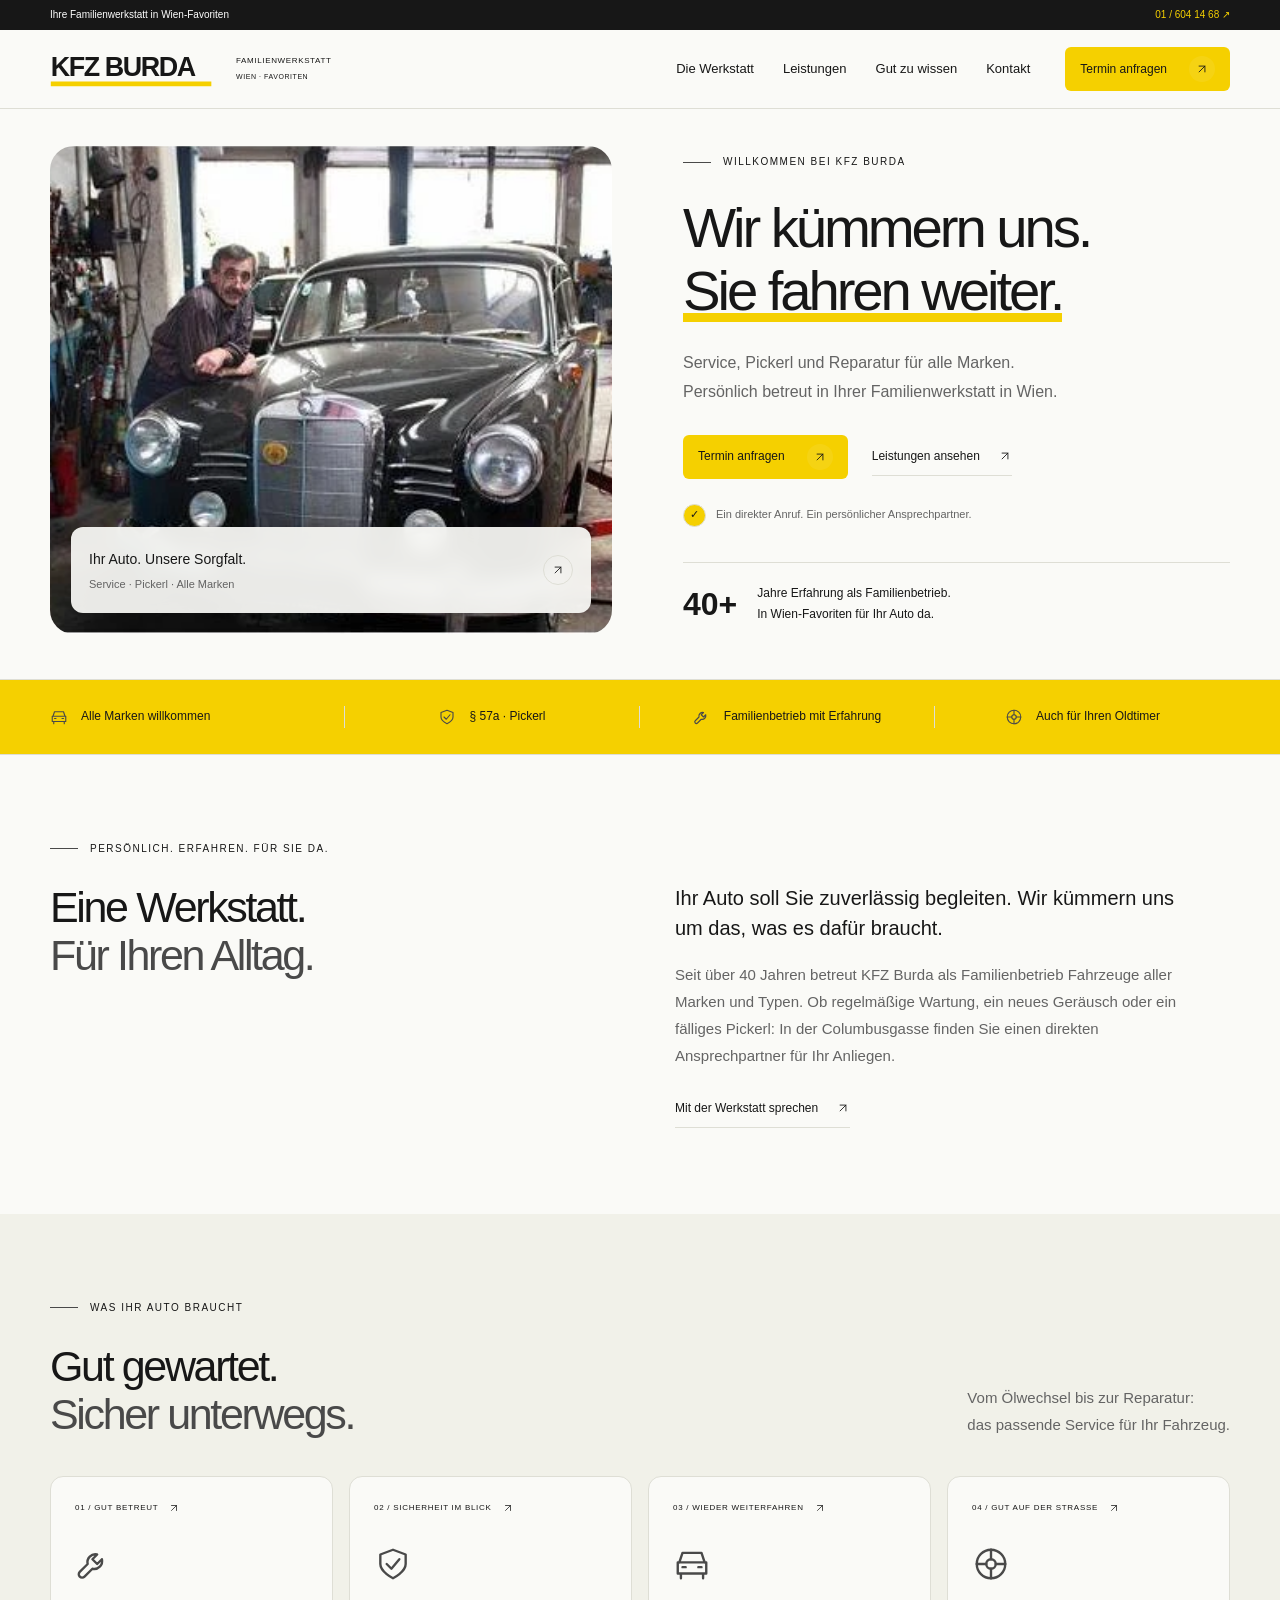
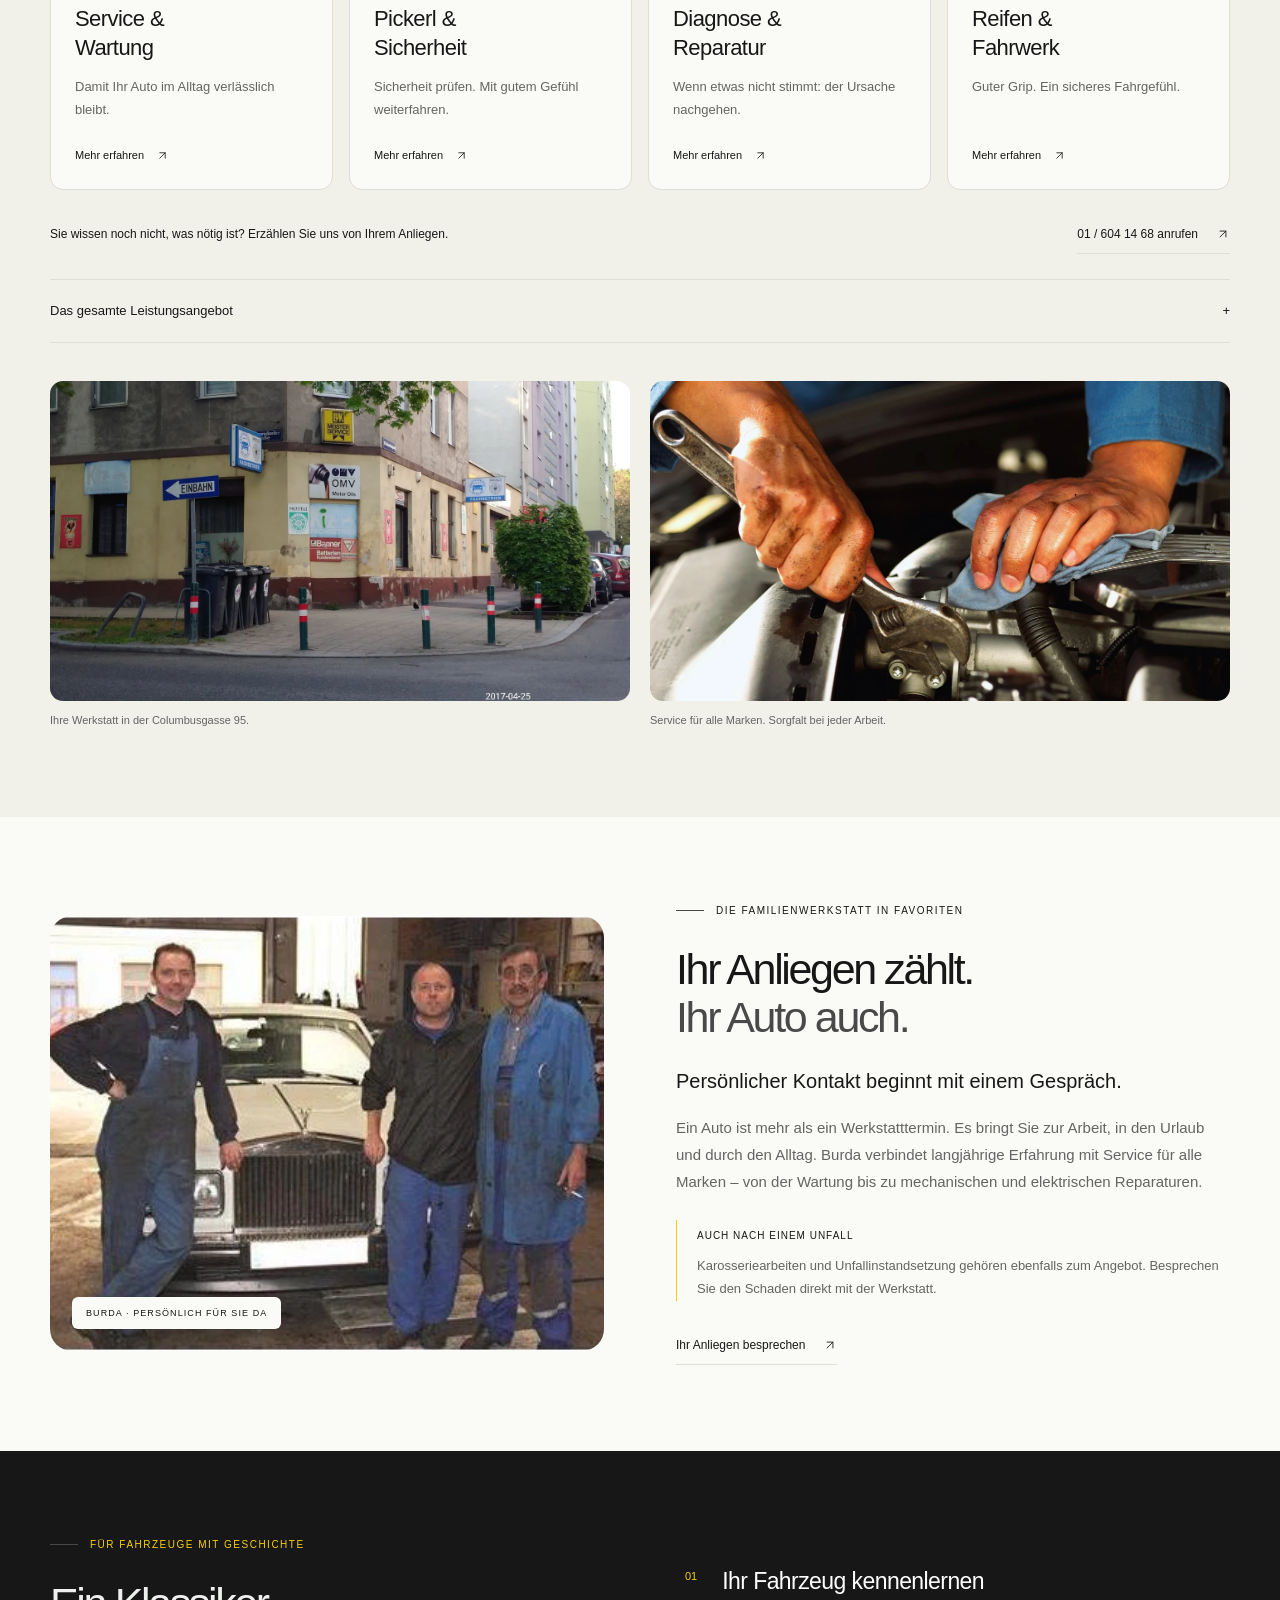
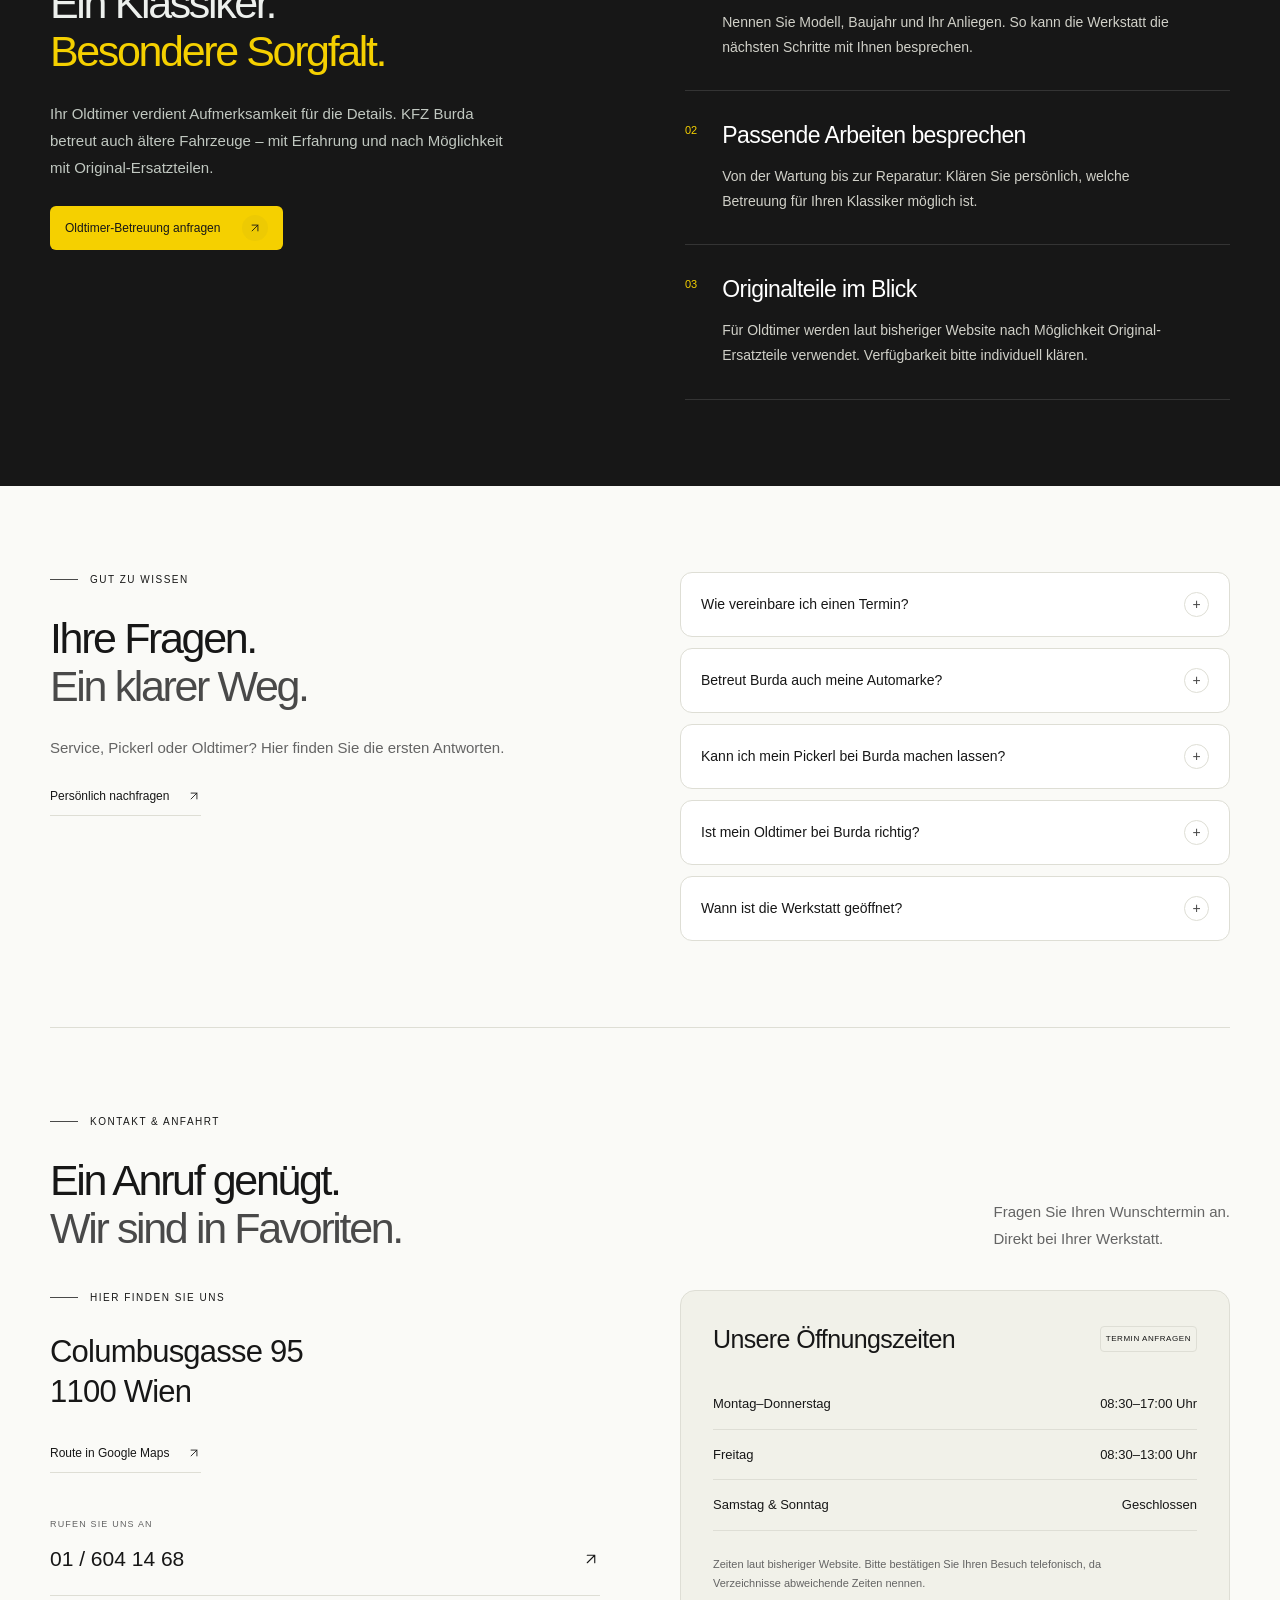
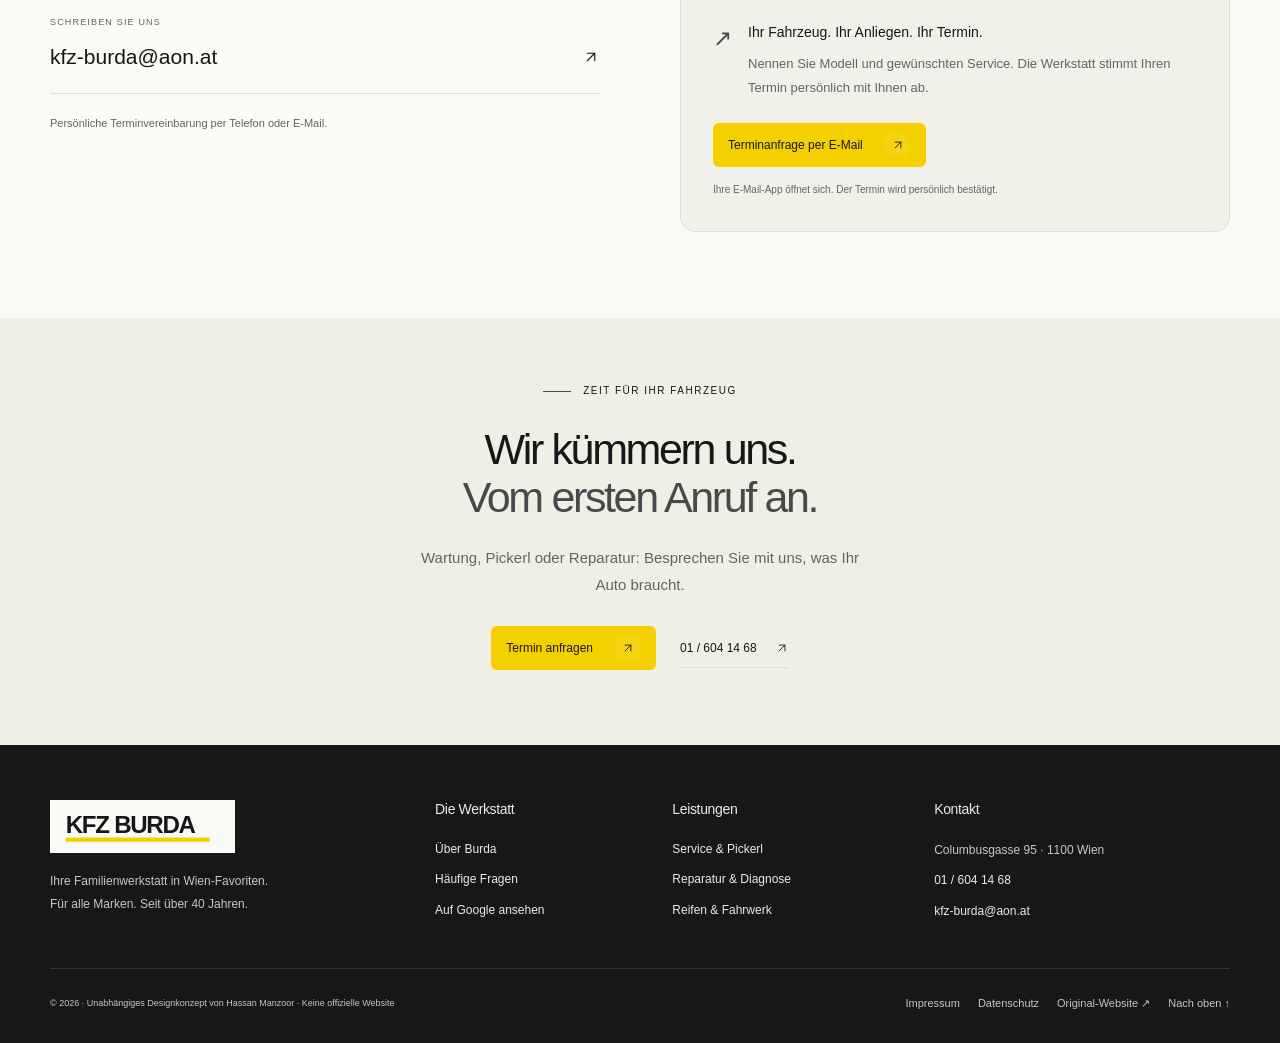
<file: index.html>
<!doctype html><html lang="de"><head><meta charset="utf-8"><meta name="viewport" content="width=device-width,initial-scale=1"><meta name="theme-color" content="#f5d000"><meta name="robots" content="noindex,nofollow"><title>KFZ Burda · Ihre Familienwerkstatt in 1100 Wien</title><meta name="description" content="Service, Pickerl und Reparatur für alle Marken. KFZ Burda in Wien-Favoriten. Unabhängiger Website-Entwurf."><link rel="icon" href="assets/favicon.svg"><link rel="preload" as="image" href="assets/classic.webp"><link rel="stylesheet" href="style.css"><script src="app.js" defer></script></head><body><a class="skip" href="#main">Zum Inhalt springen</a><div class="topline"><div class="wrap"><span>Ihre Familienwerkstatt in Wien-Favoriten</span><a href="tel:+4316041468">01 / 604 14 68 ↗</a></div></div><header><div class="wrap nav"><a class="brand" href="/" aria-label="KFZ Burda – Startseite"><img class="burda-logo" src="assets/burda-wordmark.svg" alt="KFZ Burda" width="205" height="50"><span>FAMILIENWERKSTATT<small>WIEN · FAVORITEN</small></span></a><nav id="navigation" aria-label="Hauptnavigation"><a href="#werkstatt">Die Werkstatt</a><a href="#leistungen">Leistungen</a><a href="#fragen">Gut zu wissen</a><a href="#kontakt">Kontakt</a></nav><a class="button" href="#kontakt">Termin anfragen<span><svg viewBox="0 0 24 24" aria-hidden="true"><path d="M7 17 17 7M7 7h10v10"/></svg></span></a><button class="menu" aria-label="Menü öffnen" aria-controls="navigation" aria-expanded="false"><span></span><span></span></button></div></header>
<main id="main"><section class="hero wrap"><div class="hero-visual owner-photo"><img src="assets/classic.webp" alt="Klassischer Mercedes in der Burda-Werkstatt – Foto aus dem Inhaberprofil" loading="eager" decoding="async" width="1200" height="900"><div class="photo-tag"><div><strong>Ihr Auto. Unsere Sorgfalt.</strong><small>Service · Pickerl · Alle Marken</small></div><a class="text-link" href="#leistungen"><svg viewBox="0 0 24 24" aria-hidden="true"><path d="M7 17 17 7M7 7h10v10"/></svg></a></div></div><div class="hero-copy"><div class="eyebrow">WILLKOMMEN BEI KFZ BURDA</div><h1>Wir kümmern uns.<br><span>Sie fahren weiter.</span></h1><p>Service, Pickerl und Reparatur für alle Marken.<br>Persönlich betreut in Ihrer Familienwerkstatt in Wien.</p><div class="actions"><a class="button" href="#kontakt">Termin anfragen<span><svg viewBox="0 0 24 24" aria-hidden="true"><path d="M7 17 17 7M7 7h10v10"/></svg></span></a><a class="text-link" href="#leistungen">Leistungen ansehen<svg viewBox="0 0 24 24" aria-hidden="true"><path d="M7 17 17 7M7 7h10v10"/></svg></a></div><div class="hero-note"><span>✓</span> Ein direkter Anruf. Ein persönlicher Ansprechpartner.</div><div class="family-proof"><strong>40+</strong><span>Jahre Erfahrung als Familienbetrieb.<br>In Wien-Favoriten für Ihr Auto da.</span></div></div></section>
<div class="trust-strip"><div class="wrap"><div><svg viewBox="0 0 24 24" aria-hidden="true"><path d="m4 11 2-6h12l2 6M3 11h18v7H3zM5 18v3m14-3v3M6 14h2m8 0h2"/></svg>Alle Marken willkommen</div><div><svg viewBox="0 0 24 24" aria-hidden="true"><path d="m12 3 8 3v6c0 5-8 9-8 9s-8-4-8-9V6z"/><path d="m8 12 3 3 5-6"/></svg>§ 57a · Pickerl</div><div><svg viewBox="0 0 24 24" aria-hidden="true"><path d="M14 6a5 5 0 0 0-6 6l-5 5a2 2 0 0 0 3 3l5-5a5 5 0 0 0 6-6l-3 3-3-3 3-3Z"/></svg>Familienbetrieb mit Erfahrung</div><div><svg viewBox="0 0 24 24" aria-hidden="true"><circle cx="12" cy="12" r="9"/><circle cx="12" cy="12" r="3"/><path d="M12 3v6m0 6v6M3 12h6m6 0h6"/></svg>Auch für Ihren Oldtimer</div></div></div>
<section id="werkstatt" class="section wrap intro reveal"><div class="eyebrow">PERSÖNLICH. ERFAHREN. FÜR SIE DA.</div><div class="intro-grid"><h2>Eine Werkstatt.<br><span>Für Ihren Alltag.</span></h2><div><p class="lead">Ihr Auto soll Sie zuverlässig begleiten. Wir kümmern uns um das, was es dafür braucht.</p><p>Seit über 40 Jahren betreut KFZ Burda als Familienbetrieb Fahrzeuge aller Marken und Typen. Ob regelmäßige Wartung, ein neues Geräusch oder ein fälliges Pickerl: In der Columbusgasse finden Sie einen direkten Ansprechpartner für Ihr Anliegen.</p><a class="text-link" href="tel:+4316041468">Mit der Werkstatt sprechen<svg viewBox="0 0 24 24" aria-hidden="true"><path d="M7 17 17 7M7 7h10v10"/></svg></a></div></div></section>
<section id="leistungen" class="section services"><div class="wrap"><div class="section-head reveal"><div><div class="eyebrow">WAS IHR AUTO BRAUCHT</div><h2>Gut gewartet.<br><span>Sicher unterwegs.</span></h2></div><p>Vom Ölwechsel bis zur Reparatur:<br>das passende Service für Ihr Fahrzeug.</p></div><div class="service-grid"><button class="service-card reveal" data-service="0" aria-haspopup="dialog"><span class="card-top">01 / GUT BETREUT<svg viewBox="0 0 24 24" aria-hidden="true"><path d="M7 17 17 7M7 7h10v10"/></svg></span><svg viewBox="0 0 24 24" aria-hidden="true"><path d="M14 6a5 5 0 0 0-6 6l-5 5a2 2 0 0 0 3 3l5-5a5 5 0 0 0 6-6l-3 3-3-3 3-3Z"/></svg><h3>Service &<br>Wartung</h3><p>Damit Ihr Auto im Alltag verlässlich bleibt.</p><span class="card-link">Mehr erfahren <svg viewBox="0 0 24 24" aria-hidden="true"><path d="M7 17 17 7M7 7h10v10"/></svg></span></button><button class="service-card reveal" data-service="1" aria-haspopup="dialog"><span class="card-top">02 / SICHERHEIT IM BLICK<svg viewBox="0 0 24 24" aria-hidden="true"><path d="M7 17 17 7M7 7h10v10"/></svg></span><svg viewBox="0 0 24 24" aria-hidden="true"><path d="m12 3 8 3v6c0 5-8 9-8 9s-8-4-8-9V6z"/><path d="m8 12 3 3 5-6"/></svg><h3>Pickerl &<br>Sicherheit</h3><p>Sicherheit prüfen. Mit gutem Gefühl weiterfahren.</p><span class="card-link">Mehr erfahren <svg viewBox="0 0 24 24" aria-hidden="true"><path d="M7 17 17 7M7 7h10v10"/></svg></span></button><button class="service-card reveal" data-service="2" aria-haspopup="dialog"><span class="card-top">03 / WIEDER WEITERFAHREN<svg viewBox="0 0 24 24" aria-hidden="true"><path d="M7 17 17 7M7 7h10v10"/></svg></span><svg viewBox="0 0 24 24" aria-hidden="true"><path d="m4 11 2-6h12l2 6M3 11h18v7H3zM5 18v3m14-3v3M6 14h2m8 0h2"/></svg><h3>Diagnose &<br>Reparatur</h3><p>Wenn etwas nicht stimmt: der Ursache nachgehen.</p><span class="card-link">Mehr erfahren <svg viewBox="0 0 24 24" aria-hidden="true"><path d="M7 17 17 7M7 7h10v10"/></svg></span></button><button class="service-card reveal" data-service="3" aria-haspopup="dialog"><span class="card-top">04 / GUT AUF DER STRASSE<svg viewBox="0 0 24 24" aria-hidden="true"><path d="M7 17 17 7M7 7h10v10"/></svg></span><svg viewBox="0 0 24 24" aria-hidden="true"><circle cx="12" cy="12" r="9"/><circle cx="12" cy="12" r="3"/><path d="M12 3v6m0 6v6M3 12h6m6 0h6"/></svg><h3>Reifen &<br>Fahrwerk</h3><p>Guter Grip. Ein sicheres Fahrgefühl.</p><span class="card-link">Mehr erfahren <svg viewBox="0 0 24 24" aria-hidden="true"><path d="M7 17 17 7M7 7h10v10"/></svg></span></button></div><div class="service-bottom"><p>Sie wissen noch nicht, was nötig ist? Erzählen Sie uns von Ihrem Anliegen.</p><a class="text-link" href="tel:+4316041468">01 / 604 14 68 anrufen<svg viewBox="0 0 24 24" aria-hidden="true"><path d="M7 17 17 7M7 7h10v10"/></svg></a></div><details class="all-services"><summary>Das gesamte Leistungsangebot <span>+</span></summary><p>Service und Wartung · § 57a-Begutachtung · Computerdiagnose · Sicherheitsanalyse · Urlaubscheck · Ölwechsel · Klimaanlagenwartung · Reifenservice · Bremsen · Auspuff · Lenkung und Fahrwerk · Motor und Kupplung · Elektrische Reparaturen · Karosseriearbeiten und Unfallinstandsetzung · Oldtimerbetreuung</p></details><div class="practice-gallery"><figure><img src="assets/exterior.webp" alt="Burda KFZ-Werkstätte an der Columbusgasse 95 – Außenansicht aus dem Google-Unternehmensprofil" loading="lazy" decoding="async" width="1400" height="788"><figcaption>Ihre Werkstatt in der Columbusgasse 95.</figcaption></figure><figure><img src="assets/service.webp" alt="Service-Motiv aus der bisherigen Burda-Website" loading="lazy" decoding="async" width="1200" height="900"><figcaption>Service für alle Marken. Sorgfalt bei jeder Arbeit.</figcaption></figure></div></div></section>
<section class="section wrap team"><div class="team-image owner-photo reveal"><img src="assets/team.webp" alt="Burda-Team mit einem klassischen Fahrzeug – Foto aus dem Inhaberprofil" loading="lazy" decoding="async" width="1200" height="900"><span class="image-label">BURDA · PERSÖNLICH FÜR SIE DA</span></div><div class="team-copy reveal"><div class="eyebrow">DIE FAMILIENWERKSTATT IN FAVORITEN</div><h2>Ihr Anliegen zählt.<br><span>Ihr Auto auch.</span></h2><p class="lead">Persönlicher Kontakt beginnt mit einem Gespräch.</p><p>Ein Auto ist mehr als ein Werkstatttermin. Es bringt Sie zur Arbeit, in den Urlaub und durch den Alltag. Burda verbindet langjährige Erfahrung mit Service für alle Marken – von der Wartung bis zu mechanischen und elektrischen Reparaturen.</p><div class="qualification"><strong>AUCH NACH EINEM UNFALL</strong><p>Karosseriearbeiten und Unfallinstandsetzung gehören ebenfalls zum Angebot. Besprechen Sie den Schaden direkt mit der Werkstatt.</p></div><a class="text-link" href="#kontakt">Ihr Anliegen besprechen<svg viewBox="0 0 24 24" aria-hidden="true"><path d="M7 17 17 7M7 7h10v10"/></svg></a></div></section>
<section class="comfort section"><div class="wrap comfort-grid"><div class="reveal"><div class="eyebrow">FÜR FAHRZEUGE MIT GESCHICHTE</div><h2>Ein Klassiker.<br><span>Besondere Sorgfalt.</span></h2><p>Ihr Oldtimer verdient Aufmerksamkeit für die Details. KFZ Burda betreut auch ältere Fahrzeuge – mit Erfahrung und nach Möglichkeit mit Original-Ersatzteilen.</p><a class="button light" href="tel:+4316041468">Oldtimer-Betreuung anfragen<span><svg viewBox="0 0 24 24" aria-hidden="true"><path d="M7 17 17 7M7 7h10v10"/></svg></span></a></div><div class="comfort-list reveal"><div><span>01</span><div><h3>Ihr Fahrzeug kennenlernen</h3><p>Nennen Sie Modell, Baujahr und Ihr Anliegen. So kann die Werkstatt die nächsten Schritte mit Ihnen besprechen.</p></div></div><div><span>02</span><div><h3>Passende Arbeiten besprechen</h3><p>Von der Wartung bis zur Reparatur: Klären Sie persönlich, welche Betreuung für Ihren Klassiker möglich ist.</p></div></div><div><span>03</span><div><h3>Originalteile im Blick</h3><p>Für Oldtimer werden laut bisheriger Website nach Möglichkeit Original-Ersatzteile verwendet. Verfügbarkeit bitte individuell klären.</p></div></div></div></div></section>
<section id="fragen" class="section wrap faq"><div class="faq-grid"><div class="reveal"><div class="eyebrow">GUT ZU WISSEN</div><h2>Ihre Fragen.<br><span>Ein klarer Weg.</span></h2><p>Service, Pickerl oder Oldtimer? Hier finden Sie die ersten Antworten.</p><a class="text-link" href="tel:+4316041468">Persönlich nachfragen<svg viewBox="0 0 24 24" aria-hidden="true"><path d="M7 17 17 7M7 7h10v10"/></svg></a></div><div class="questions reveal"><details><summary>Wie vereinbare ich einen Termin?<span>+</span></summary><p>Rufen Sie unter 01 / 604 14 68 an oder schreiben Sie an kfz-burda@aon.at. Nennen Sie Ihr Fahrzeug und Ihr Anliegen. Ihren Termin stimmen Sie direkt mit der Werkstatt ab.</p></details><details><summary>Betreut Burda auch meine Automarke?<span>+</span></summary><p>Ja. Die Familienwerkstatt wartet und repariert Fahrzeuge aller Marken und Typen.</p></details><details><summary>Kann ich mein Pickerl bei Burda machen lassen?<span>+</span></summary><p>Ja. Die § 57a-Begutachtung gehört zum Leistungsangebot. Bitte fragen Sie telefonisch nach einem Termin für Ihr Fahrzeug.</p></details><details><summary>Ist mein Oldtimer bei Burda richtig?<span>+</span></summary><p>Burda bietet auch Betreuung für Oldtimer. Laut bisheriger Website werden dafür nach Möglichkeit Original-Ersatzteile verwendet. Besprechen Sie Modell und benötigte Arbeiten persönlich.</p></details><details><summary>Wann ist die Werkstatt geöffnet?<span>+</span></summary><p>Laut bisheriger Website: Montag bis Donnerstag 08:30–17:00 Uhr, Freitag 08:30–13:00 Uhr. Da Verzeichnisse abweichende Zeiten nennen, bestätigen Sie Ihren Besuch bitte telefonisch.</p></details></div></div></section>
<section id="kontakt" class="section wrap contact"><div class="section-head reveal"><div><div class="eyebrow">KONTAKT & ANFAHRT</div><h2>Ein Anruf genügt.<br><span>Wir sind in Favoriten.</span></h2></div><p>Fragen Sie Ihren Wunschtermin an.<br>Direkt bei Ihrer Werkstatt.</p></div><div class="contact-grid"><div class="contact-address reveal"><div class="eyebrow">HIER FINDEN SIE UNS</div><h3>Columbusgasse 95<br>1100 Wien</h3><a class="text-link" href="https://www.google.com/maps/search/?api=1&query=Burda+KFZ+Werkst%C3%A4tte+Columbusgasse+95+1100+Wien">Route in Google Maps<svg viewBox="0 0 24 24" aria-hidden="true"><path d="M7 17 17 7M7 7h10v10"/></svg></a><div class="contact-links"><a href="tel:+4316041468"><small>RUFEN SIE UNS AN</small><span>01 / 604 14 68 <svg viewBox="0 0 24 24" aria-hidden="true"><path d="M7 17 17 7M7 7h10v10"/></svg></span></a><a href="mailto:kfz-burda@aon.at?subject=Terminanfrage%20KFZ%20Burda"><small>SCHREIBEN SIE UNS</small><span>kfz-burda@aon.at <svg viewBox="0 0 24 24" aria-hidden="true"><path d="M7 17 17 7M7 7h10v10"/></svg></span></a></div><p class="contact-note">Persönliche Terminvereinbarung per Telefon oder E-Mail.</p></div><div class="hours reveal"><div class="hours-heading"><h3>Unsere Öffnungszeiten</h3><span>TERMIN ANFRAGEN</span></div><dl><div><dt>Montag–Donnerstag</dt><dd>08:30–17:00 Uhr</dd></div><div><dt>Freitag</dt><dd>08:30–13:00 Uhr</dd></div><div><dt>Samstag & Sonntag</dt><dd>Geschlossen</dd></div></dl><p class="contact-note">Zeiten laut bisheriger Website. Bitte bestätigen Sie Ihren Besuch telefonisch, da Verzeichnisse abweichende Zeiten nennen.</p><div class="booking-note"><span>↗</span><div><strong>Ihr Fahrzeug. Ihr Anliegen. Ihr Termin.</strong><p>Nennen Sie Modell und gewünschten Service. Die Werkstatt stimmt Ihren Termin persönlich mit Ihnen ab.</p></div></div><a class="button" href="mailto:kfz-burda@aon.at?subject=Terminanfrage%20KFZ%20Burda">Terminanfrage per E-Mail<span><svg viewBox="0 0 24 24" aria-hidden="true"><path d="M7 17 17 7M7 7h10v10"/></svg></span></a><small>Ihre E-Mail-App öffnet sich. Der Termin wird persönlich bestätigt.</small></div></div></section>
<section class="closing"><div class="wrap reveal"><div class="eyebrow">ZEIT FÜR IHR FAHRZEUG</div><h2>Wir kümmern uns.<br><span>Vom ersten Anruf an.</span></h2><p>Wartung, Pickerl oder Reparatur: Besprechen Sie mit uns, was Ihr Auto braucht.</p><div class="actions"><a class="button" href="#kontakt">Termin anfragen<span><svg viewBox="0 0 24 24" aria-hidden="true"><path d="M7 17 17 7M7 7h10v10"/></svg></span></a><a class="text-link" href="tel:+4316041468">01 / 604 14 68<svg viewBox="0 0 24 24" aria-hidden="true"><path d="M7 17 17 7M7 7h10v10"/></svg></a></div></div></section></main>
<footer><div class="wrap"><div class="footer-grid"><div><a class="brand" href="/" aria-label="KFZ Burda – Startseite"><img class="burda-logo" src="assets/burda-wordmark.svg" alt="KFZ Burda" width="205" height="50"><span>FAMILIENWERKSTATT<small>WIEN · FAVORITEN</small></span></a><p>Ihre Familienwerkstatt in Wien-Favoriten.<br>Für alle Marken. Seit über 40 Jahren.</p></div><div><h3>Die Werkstatt</h3><a href="#werkstatt">Über Burda</a><a href="#fragen">Häufige Fragen</a><a href="https://www.google.com/maps/search/?api=1&query=Burda+KFZ+Werkst%C3%A4tte+Columbusgasse+95+1100+Wien">Auf Google ansehen</a></div><div><h3>Leistungen</h3><a href="#leistungen">Service & Pickerl</a><a href="#leistungen">Reparatur & Diagnose</a><a href="#leistungen">Reifen & Fahrwerk</a></div><div><h3>Kontakt</h3><p>Columbusgasse 95 · 1100 Wien</p><a href="tel:+4316041468">01 / 604 14 68</a><a href="mailto:kfz-burda@aon.at">kfz-burda@aon.at</a></div></div><div class="footer-bottom"><span>© 2026 · Unabhängiges Designkonzept von Hassan Manzoor · Keine offizielle Website</span><div><a href="impressum.html">Impressum</a><a href="datenschutz.html">Datenschutz</a><a href="https://stadler49.wixsite.com/kfz-burda">Original-Website ↗</a><a href="#main">Nach oben ↑</a></div></div></div></footer><div class="mobile-bar"><a class="button" href="tel:+4316041468">Anrufen<span><svg viewBox="0 0 24 24" aria-hidden="true"><path d="M7 17 17 7M7 7h10v10"/></svg></span></a><a class="button" href="#kontakt">Termin anfragen<span><svg viewBox="0 0 24 24" aria-hidden="true"><path d="M7 17 17 7M7 7h10v10"/></svg></span></a></div><dialog id="detail-dialog" aria-labelledby="dialog-title"><button class="dialog-close" aria-label="Schließen">×</button><div id="dialog-content"></div></dialog></body></html>
</file>
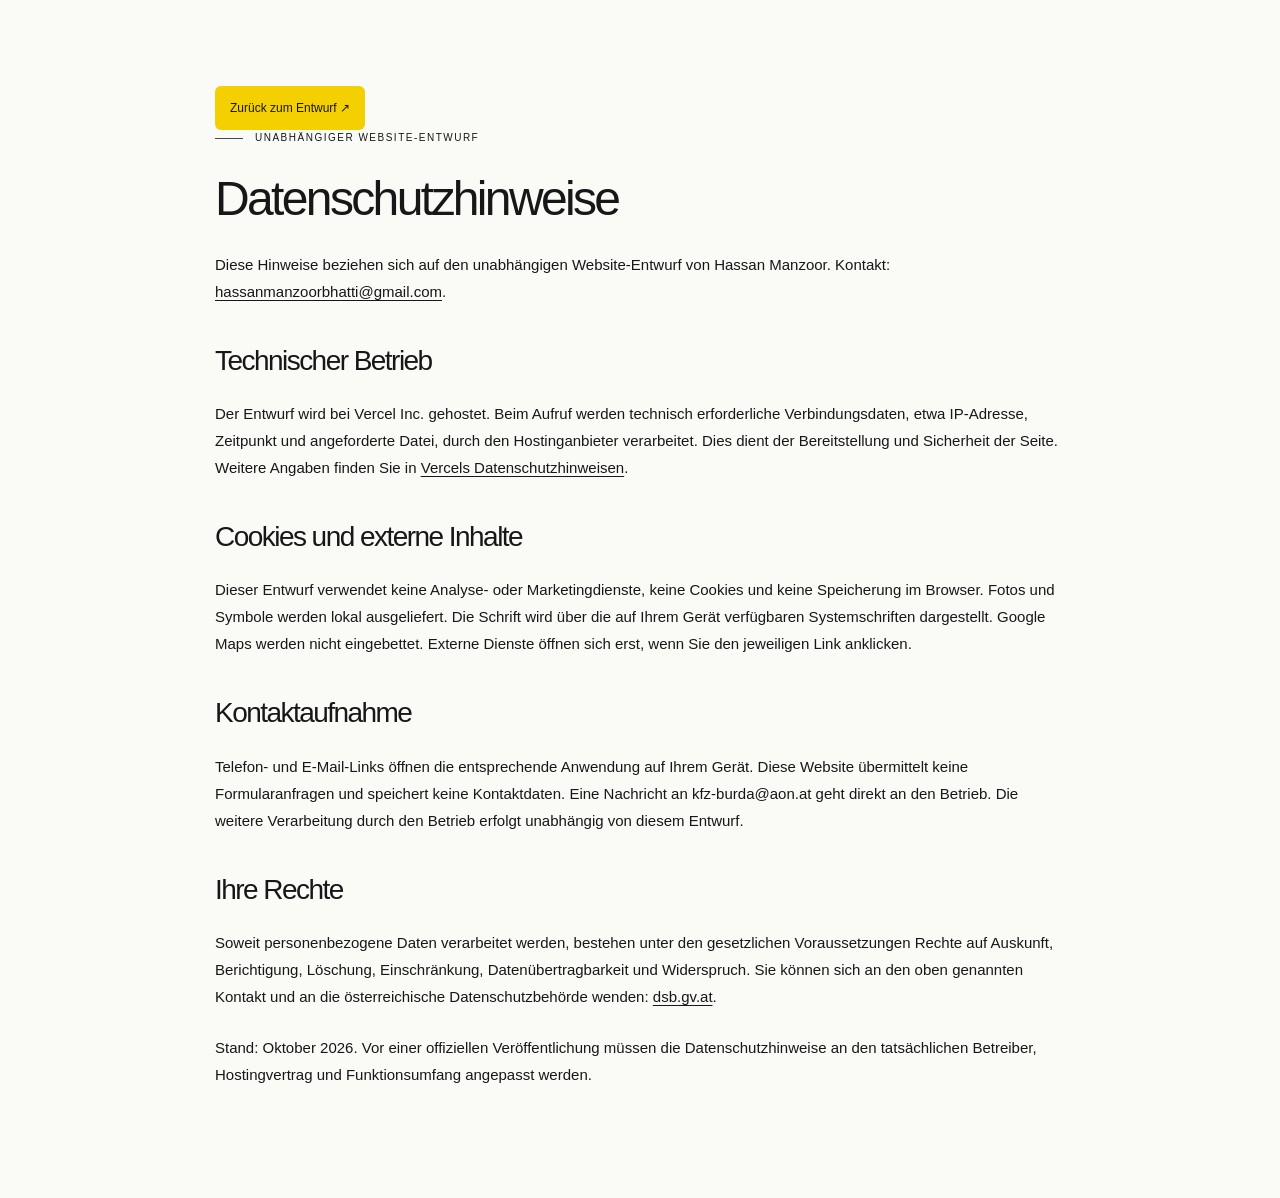
<file: datenschutz.html>
<!doctype html><html lang="de"><head><meta charset="utf-8"><meta name="viewport" content="width=device-width,initial-scale=1"><meta name="robots" content="noindex,nofollow"><title>Datenschutzhinweise · KFZ Burda Designkonzept</title><link rel="stylesheet" href="style.css"></head><body><main class="section wrap legal-page"><a class="button" href="/">Zurück zum Entwurf ↗</a><div class="eyebrow">UNABHÄNGIGER WEBSITE-ENTWURF</div><h1>Datenschutzhinweise</h1><p>Diese Hinweise beziehen sich auf den unabhängigen Website-Entwurf von Hassan Manzoor. Kontakt: <a href="mailto:hassanmanzoorbhatti@gmail.com">hassanmanzoorbhatti@gmail.com</a>.</p><h2>Technischer Betrieb</h2><p>Der Entwurf wird bei Vercel Inc. gehostet. Beim Aufruf werden technisch erforderliche Verbindungsdaten, etwa IP-Adresse, Zeitpunkt und angeforderte Datei, durch den Hostinganbieter verarbeitet. Dies dient der Bereitstellung und Sicherheit der Seite. Weitere Angaben finden Sie in <a href="https://vercel.com/legal/privacy-policy">Vercels Datenschutzhinweisen</a>.</p><h2>Cookies und externe Inhalte</h2><p>Dieser Entwurf verwendet keine Analyse- oder Marketingdienste, keine Cookies und keine Speicherung im Browser. Fotos und Symbole werden lokal ausgeliefert. Die Schrift wird über die auf Ihrem Gerät verfügbaren Systemschriften dargestellt. Google Maps werden nicht eingebettet. Externe Dienste öffnen sich erst, wenn Sie den jeweiligen Link anklicken.</p><h2>Kontaktaufnahme</h2><p>Telefon- und E-Mail-Links öffnen die entsprechende Anwendung auf Ihrem Gerät. Diese Website übermittelt keine Formularanfragen und speichert keine Kontaktdaten. Eine Nachricht an kfz-burda@aon.at geht direkt an den Betrieb. Die weitere Verarbeitung durch den Betrieb erfolgt unabhängig von diesem Entwurf.</p><h2>Ihre Rechte</h2><p>Soweit personenbezogene Daten verarbeitet werden, bestehen unter den gesetzlichen Voraussetzungen Rechte auf Auskunft, Berichtigung, Löschung, Einschränkung, Datenübertragbarkeit und Widerspruch. Sie können sich an den oben genannten Kontakt und an die österreichische Datenschutzbehörde wenden: <a href="https://www.dsb.gv.at/">dsb.gv.at</a>.</p><p>Stand: Oktober 2026. Vor einer offiziellen Veröffentlichung müssen die Datenschutzhinweise an den tatsächlichen Betreiber, Hostingvertrag und Funktionsumfang angepasst werden.</p></main></body></html>
</file>
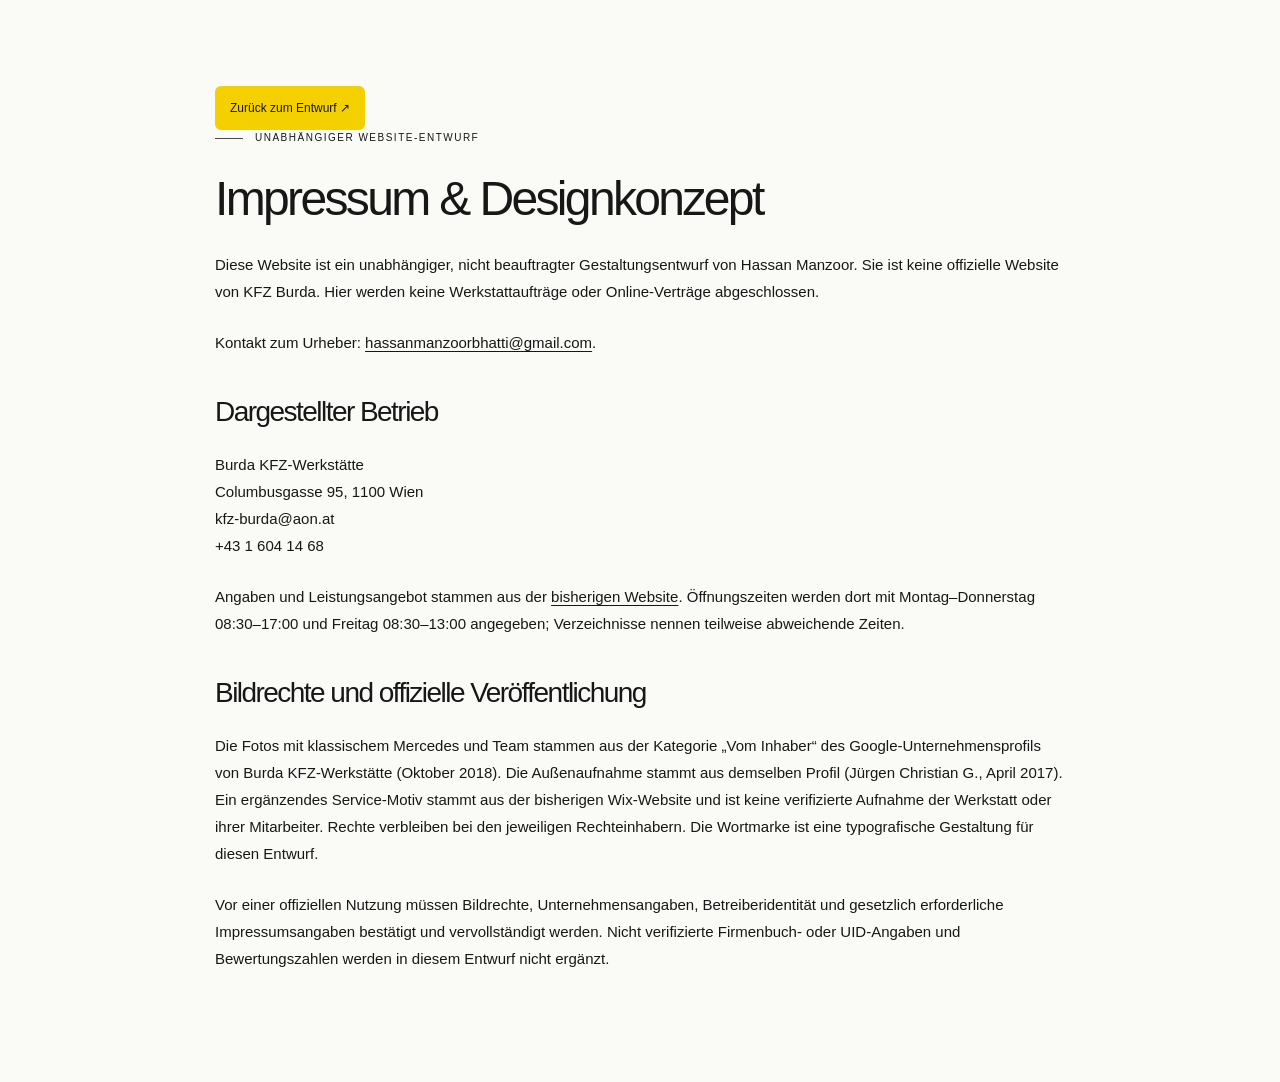
<file: impressum.html>
<!doctype html><html lang="de"><head><meta charset="utf-8"><meta name="viewport" content="width=device-width,initial-scale=1"><meta name="robots" content="noindex,nofollow"><title>Impressum · KFZ Burda Designkonzept</title><link rel="stylesheet" href="style.css"></head><body><main class="section wrap legal-page"><a class="button" href="/">Zurück zum Entwurf ↗</a><div class="eyebrow">UNABHÄNGIGER WEBSITE-ENTWURF</div><h1>Impressum & Designkonzept</h1><p>Diese Website ist ein unabhängiger, nicht beauftragter Gestaltungsentwurf von Hassan Manzoor. Sie ist keine offizielle Website von KFZ Burda. Hier werden keine Werkstattaufträge oder Online-Verträge abgeschlossen.</p><p>Kontakt zum Urheber: <a href="mailto:hassanmanzoorbhatti@gmail.com">hassanmanzoorbhatti@gmail.com</a>.</p><h2>Dargestellter Betrieb</h2><p>Burda KFZ-Werkstätte<br>Columbusgasse 95, 1100 Wien<br>kfz-burda@aon.at<br>+43 1 604 14 68</p><p>Angaben und Leistungsangebot stammen aus der <a href="https://stadler49.wixsite.com/kfz-burda">bisherigen Website</a>. Öffnungszeiten werden dort mit Montag–Donnerstag 08:30–17:00 und Freitag 08:30–13:00 angegeben; Verzeichnisse nennen teilweise abweichende Zeiten.</p><h2>Bildrechte und offizielle Veröffentlichung</h2><p>Die Fotos mit klassischem Mercedes und Team stammen aus der Kategorie „Vom Inhaber“ des Google-Unternehmensprofils von Burda KFZ-Werkstätte (Oktober 2018). Die Außenaufnahme stammt aus demselben Profil (Jürgen Christian G., April 2017). Ein ergänzendes Service-Motiv stammt aus der bisherigen Wix-Website und ist keine verifizierte Aufnahme der Werkstatt oder ihrer Mitarbeiter. Rechte verbleiben bei den jeweiligen Rechteinhabern. Die Wortmarke ist eine typografische Gestaltung für diesen Entwurf.</p><p>Vor einer offiziellen Nutzung müssen Bildrechte, Unternehmensangaben, Betreiberidentität und gesetzlich erforderliche Impressumsangaben bestätigt und vervollständigt werden. Nicht verifizierte Firmenbuch- oder UID-Angaben und Bewertungszahlen werden in diesem Entwurf nicht ergänzt.</p></main></body></html>
</file>
<file: style.css>
:root{--ink:#3b4347;--accent:#586158;--muted:#6b7579;--paper:#fafaf8;--wash:#eff1ef;--line:#dce0dc;--dark:#30383c}*{box-sizing:border-box}html{scroll-behavior:smooth;scroll-padding-top:100px}body{margin:0;background:var(--paper);color:var(--ink);font:400 15px/1.8 Tahoma,Geneva,Arial,sans-serif}a{color:inherit;text-decoration:none}button,input{font:inherit}button{cursor:pointer}img{max-width:100%}h1,h2,h3,p,figure{margin:0}h1,h2{font-weight:300;line-height:1.12;letter-spacing:-.045em}h1{font-size:clamp(43px,4.7vw,66px)}h2{font-size:46px}h1 span,h2 span{color:var(--accent)}h3{font-weight:400;line-height:1.3;letter-spacing:-.025em}svg{width:18px;height:18px;fill:none;stroke:currentColor;stroke-width:1.5;stroke-linecap:round;stroke-linejoin:round;flex:none}a:focus-visible,button:focus-visible,summary:focus-visible{outline:2px solid var(--accent);outline-offset:6px}.wrap{width:calc(100% - 100px);max-width:1300px;margin:auto}.section{padding:86px 0}.skip{position:fixed;top:-100px;left:15px;background:white;padding:12px;z-index:10}.skip:focus{top:10px}.topline{background:var(--ink);color:#fff;font-size:10px;line-height:30px}.topline .wrap{display:flex;justify-content:space-between}.topline a{color:#e3e8e3}header{border-bottom:1px solid var(--line);background:var(--paper);position:sticky;top:0;z-index:5}.nav{height:78px;display:flex;align-items:center;gap:35px}.brand{display:flex;align-items:center;gap:20px}.brand img{width:148px;height:48px;object-fit:contain}.brand>span{font-size:9px;letter-spacing:.15em;line-height:1.5}.brand small{display:block;font-size:7px;margin-top:5px;letter-spacing:.08em}nav{display:flex;gap:29px;margin-left:auto;font-size:13px}nav a:hover{color:var(--accent)}.button{display:inline-flex;align-items:center;justify-content:center;gap:22px;background:var(--ink);color:white;padding:9px 15px;min-height:44px;border-radius:6px;font-size:12px;font-weight:500;line-height:1.4;transition:background .2s,transform .2s}.button:hover{background:var(--accent);transform:translateY(-2px)}.button>span{display:grid;place-items:center;width:26px;height:26px;border-radius:50%;background:#ffffff13}.button svg{width:14px;height:14px}.menu{display:none;background:none;border:0;padding:10px}.menu span{display:block;width:22px;height:1px;background:var(--ink);margin:6px 0}.hero{display:grid;grid-template-columns:1fr 1fr;align-items:center;gap:56px;min-height:570px;padding-top:30px;padding-bottom:38px}.hero-visual{height:488px;position:relative;border-radius:24px;overflow:hidden}.hero-photo{width:100%;height:100%;object-fit:cover;object-position:58% center;display:block}.photo-tag{position:absolute;bottom:21px;left:21px;right:21px;padding:18px;background:#fafaf8ed;border-radius:12px;display:flex;justify-content:space-between;align-items:center;box-shadow:0 4px 30px #0001;backdrop-filter:blur(10px)}.photo-tag strong{font-weight:500;font-size:14px}.photo-tag small{display:block;font-size:11px;color:var(--muted);margin-top:3px}.photo-tag .text-link{margin:0;padding:7px;border:1px solid var(--line);border-radius:50%}.hero-copy{padding-left:15px}.eyebrow{display:flex;align-items:center;gap:12px;font-size:10px;font-weight:500;letter-spacing:.15em;line-height:1.6;margin-bottom:26px}.eyebrow:before{content:'';height:1px;width:28px;background:var(--accent)}.hero p{font-size:16px;color:var(--muted);margin:27px 0 28px}.actions{display:flex;align-items:center;gap:24px;flex-wrap:wrap}.text-link{display:inline-flex;align-items:center;gap:18px;padding:10px 0;border-bottom:1px solid var(--line);font-size:12px;font-weight:500;line-height:1.5}.text-link:hover{color:var(--accent)}.text-link svg{width:14px;height:14px}.hero-note{display:flex;align-items:center;gap:10px;font-size:11px;color:var(--muted);margin-top:25px}.hero-note>span{border:1px solid var(--line);height:23px;width:23px;display:grid;place-items:center;border-radius:50%;color:var(--accent)}.hero-rating{display:flex;align-items:center;gap:9px;font-size:10px;margin-top:21px}.hero-rating>strong{font-size:15px;font-weight:500}.hero-rating>span:last-child{display:flex;align-items:center;gap:8px;color:var(--muted)}.hero-rating svg{width:12px;height:12px}.stars{color:#8a7539;letter-spacing:2px;font-size:13px}.trust-strip{border-top:1px solid var(--line);border-bottom:1px solid var(--line)}.trust-strip .wrap{display:grid;grid-template-columns:repeat(4,1fr);padding:26px 0}.trust-strip .wrap>div{display:flex;align-items:center;justify-content:center;gap:13px;font-size:12px;border-right:1px solid var(--line)}.trust-strip .wrap>div:first-child{justify-content:flex-start}.trust-strip .wrap>div:last-child{border:0}.trust-strip svg{color:var(--accent)}.intro-grid{display:grid;grid-template-columns:1fr 1fr;gap:70px}.intro-grid .lead{font-size:20px;line-height:1.5;color:var(--ink);margin-bottom:18px}.intro-grid p{color:var(--muted);max-width:510px}.intro-grid .text-link{margin-top:20px}.services{background:var(--wash)}.section-head{display:flex;justify-content:space-between;gap:40px;align-items:flex-end;margin-bottom:38px}.section-head>p{max-width:400px;color:var(--muted)}.service-grid{display:grid;grid-template-columns:repeat(4,1fr);gap:16px}.service-card{text-align:left;border:1px solid var(--line);border-radius:13px;background:var(--paper);padding:24px;color:var(--ink);display:flex;flex-direction:column;transition:transform .2s,box-shadow .2s}.service-card:hover{transform:translateY(-5px);box-shadow:0 10px 25px #30383c09}.card-top{font-size:8px;letter-spacing:.09em;display:flex;justify-content:space-between;align-items:center;gap:10px}.card-top svg{width:12px;height:12px}.service-card>svg{width:38px;height:38px;margin:30px 0 22px;color:var(--accent)}.service-card h3{font-size:22px;margin-bottom:14px}.service-card p{font-size:13px;line-height:1.7;color:var(--muted);margin-bottom:25px}.card-link{display:flex;align-items:center;gap:12px;font-size:11px;margin-top:auto}.card-link svg{width:13px;height:13px}.service-bottom{display:flex;justify-content:space-between;align-items:center;gap:25px;margin:25px 0;font-size:12px}.all-services{border-top:1px solid var(--line);border-bottom:1px solid var(--line);font-size:13px}.all-services summary{display:flex;justify-content:space-between;padding:19px 0;cursor:pointer;list-style:none}.all-services p{padding:0 0 20px;color:var(--muted)}summary::-webkit-details-marker{display:none}.practice-gallery{display:grid;grid-template-columns:1fr 1fr;gap:20px;margin-top:38px}.practice-gallery img{width:100%;height:240px;object-fit:cover;border-radius:13px;display:block}.practice-gallery figcaption{font-size:11px;color:var(--muted);margin-top:10px}.team{display:grid;grid-template-columns:1fr 1fr;align-items:center;gap:72px}.team-image{height:435px;position:relative;border-radius:22px;overflow:hidden}.team-image img{width:100%;height:100%;object-fit:cover;object-position:48% center}.image-label{position:absolute;left:22px;bottom:22px;background:var(--paper);padding:8px 14px;border-radius:6px;letter-spacing:.12em;font-size:9px}.team-copy .lead{font-size:20px;color:var(--ink);margin:22px 0 15px}.team-copy p{color:var(--muted)}.qualification{margin:25px 0;border-left:1px solid var(--line);padding:0 0 0 20px}.qualification strong{font-size:10px;letter-spacing:.1em;font-weight:500}.qualification p{font-size:13px;margin-top:7px}.comfort{background:var(--dark);color:#edf0ed}.comfort h2 span{color:#acb8ac}.comfort .eyebrow{color:#c7d0c7}.comfort-grid{display:grid;grid-template-columns:1fr 1fr;gap:90px}.comfort p{color:#c1c8c1;margin:25px 0;font-size:15px;max-width:460px}.light{background:var(--wash);color:var(--ink)}.light:hover{background:white}.light>span{background:#3b43470a}.comfort-photo{margin-top:32px}.comfort-photo img{height:245px;width:100%;object-fit:cover;border-radius:14px}.comfort-photo figcaption{font-size:10px;color:#aeb8ae;margin-top:9px}.comfort-list{display:flex;flex-direction:column;justify-content:center}.comfort-list>div{display:flex;gap:25px;border-bottom:1px solid #ffffff20;padding:30px 0}.comfort-list>div>span{color:#acb8ac;font-size:11px}.comfort-list h3{font-size:23px;color:#fff}.comfort-list p{font-size:14px;line-height:1.8;margin:13px 0 0}.visit-layout{display:grid;grid-template-columns:1fr 1fr;gap:70px;align-items:center}.visit-intro{margin:22px 0 25px;color:var(--muted);max-width:460px}.steps{display:flex;flex-direction:column;gap:13px;margin-bottom:25px}.steps>div{display:flex;align-items:flex-start;gap:18px;padding:18px 20px;border:1px solid var(--line);border-radius:13px;background:#fff}.steps>div>span{font-size:13px;color:var(--accent);padding-top:2px}.steps h3{font-size:19px;margin-bottom:7px}.steps p{font-size:13px;color:var(--muted)}.visit-masonry{display:grid;grid-template-columns:1fr 1fr;gap:16px;align-items:start}.visit-masonry figure{border-radius:16px;overflow:hidden;height:220px}.visit-masonry figure:first-child{margin-top:25px;height:195px}.visit-masonry figure:nth-child(3){height:290px}.visit-masonry figure:nth-child(4){height:260px}.visit-masonry img{width:100%;height:100%;object-fit:cover}.visit-masonry figure:nth-child(2) img{object-position:50% 60%}.reviews{background:var(--wash)}.review-grid{display:grid;grid-template-columns:1.2fr 1fr;gap:110px;align-items:center}.review-grid p{margin:25px 0;color:var(--muted);max-width:440px}.rating-card{border:1px solid var(--line);background:var(--paper);border-radius:22px;padding:36px 40px}.google-label{font-size:13px;font-weight:500}.rating-score{font-size:67px;font-weight:300;letter-spacing:-.04em;line-height:1.2;margin:17px 0 8px}.rating-score span{font-size:19px;color:var(--muted);margin-left:9px}.rating-card .stars{font-size:22px;letter-spacing:4px}.rating-card strong{display:block;font-size:14px;font-weight:400;margin-top:10px}.rating-card p{font-size:11px;line-height:1.7;margin:17px 0}.faq-grid{display:grid;grid-template-columns:1fr 1fr;gap:80px}.faq-grid>div>p{margin:24px 0 16px;color:var(--muted)}.questions{display:flex;flex-direction:column;gap:11px}.questions details{border:1px solid var(--line);border-radius:12px;overflow:hidden;background:#fff}.questions summary{display:flex;justify-content:space-between;align-items:center;padding:19px 20px;gap:18px;cursor:pointer;font-size:14px;line-height:1.5}.questions summary span{width:25px;height:25px;border:1px solid var(--line);border-radius:50%;display:grid;place-items:center;flex:none;color:var(--accent)}.questions details[open] summary{border-bottom:1px solid var(--line)}.questions details[open] summary span{transform:rotate(45deg)}.questions p{padding:18px 20px 20px;font-size:14px;color:var(--muted);line-height:1.8}.contact{border-top:1px solid var(--line)}.contact-grid{display:grid;grid-template-columns:1fr 1fr;gap:80px}.contact-address h3{font-size:31px;margin-bottom:22px;font-weight:300}.contact-links{margin-top:25px}.contact-links a{display:block;padding:18px 0;border-bottom:1px solid var(--line)}.contact-links small{display:block;font-size:9px;letter-spacing:.13em;color:var(--muted);margin-bottom:7px}.contact-links span{font-size:21px;display:flex;justify-content:space-between;align-items:center;gap:15px;overflow-wrap:anywhere}.contact-note{font-size:11px;color:var(--muted);max-width:440px;line-height:1.8;margin-top:20px}.hours{padding:32px;background:var(--wash);border:1px solid var(--line);border-radius:15px}.hours-heading{display:flex;align-items:center;justify-content:space-between;gap:10px}.hours-heading h3{font-size:25px;font-weight:300}.hours-heading>span{font-size:8px;letter-spacing:.07em;border:1px solid var(--line);border-radius:4px;padding:5px;white-space:nowrap}.hours dl{margin:24px 0}.hours dl>div{display:flex;justify-content:space-between;gap:15px;padding:13px 0;border-bottom:1px solid var(--line);font-size:13px}.hours dd{margin:0;text-align:right}.booking-note{display:flex;gap:16px;margin:24px 0}.booking-note>span{font-size:23px;color:var(--accent)}.booking-note strong{font-weight:500;font-size:14px}.booking-note p{font-size:13px;margin-top:7px;color:var(--muted)}.hours>small{display:block;margin-top:14px;color:var(--muted);font-size:10px}.closing{background:var(--wash);text-align:center;padding:65px 0 75px}.closing .eyebrow{justify-content:center}.closing p{max-width:460px;margin:23px auto 28px;color:var(--muted)}.closing .actions{justify-content:center}footer{background:var(--ink);color:#e8ece8;padding:55px 0 30px}.footer-grid{display:grid;grid-template-columns:1.4fr .8fr .9fr 1.2fr;gap:40px;padding-bottom:45px}.footer-grid .brand{display:block}.footer-grid .brand img{background:#fff;border-radius:3px;padding:5px;width:160px;height:auto}.footer-grid .brand>span{display:none}.footer-grid h3{font-size:14px;margin-bottom:20px}.footer-grid p{font-size:12px;color:#c2cac2;line-height:1.9;margin-top:17px}.footer-grid a:not(.brand){display:block;font-size:12px;margin-top:9px;overflow-wrap:anywhere}.footer-bottom{display:flex;justify-content:space-between;align-items:center;gap:25px;border-top:1px solid #ffffff20;padding-top:25px;font-size:9px;color:#c2cac2}.footer-bottom>div{display:flex;gap:18px;font-size:11px}.mobile-bar{display:none}dialog{border:1px solid var(--line);border-radius:20px;max-width:600px;width:calc(100% - 35px);padding:48px 35px;background:var(--paper);color:var(--ink)}dialog::backdrop{background:#1f272bb3;backdrop-filter:blur(6px)}.dialog-close{position:absolute;right:15px;top:10px;border:0;background:transparent;font-size:30px;color:var(--ink)}#dialog-content h2{font-size:34px}#dialog-content p{margin:22px 0 28px;font-size:16px}.js-motion .reveal{opacity:0;transform:translateY(20px);transition:opacity .65s,transform .65s}.js-motion .reveal.visible{opacity:1;transform:none}.legal-page{max-width:850px}.legal-page h1{font-size:48px;margin-bottom:25px}.legal-page h2{font-size:28px;margin:30px 0 15px}.legal-page p{margin:15px 0}.legal-page a:not(.button){text-decoration:underline;text-underline-offset:3px}
@media(max-width:1100px){.brand>span{display:none}.nav{gap:25px}nav{gap:20px;font-size:12px}.hero{gap:35px}.hero-copy{padding-left:0}h1{font-size:50px}.hero-visual{height:455px}.team,.visit-layout{gap:40px}.comfort-grid,.faq-grid,.contact-grid{gap:50px}.review-grid{gap:60px}.footer-grid{gap:25px}.service-card{padding:20px}.hours{padding:25px}.hours-heading{align-items:flex-start;flex-direction:column}}
@media(max-width:760px){html{scroll-padding-top:80px}.wrap{width:calc(100% - 32px)}body{font-size:14px}.section{padding:55px 0}.topline{font-size:9px;line-height:29px}.topline .wrap>span{display:none}.topline .wrap{justify-content:center}.nav{height:67px;gap:12px}.brand img{width:120px;height:40px}.nav>.button{margin-left:auto;font-size:10px;min-height:36px;padding:7px 10px;gap:9px}.nav>.button>span{height:22px;width:22px}.menu{display:block;padding:8px}.nav nav{display:none;position:absolute;top:67px;left:0;right:0;background:var(--paper);padding:22px 25px;border-bottom:1px solid var(--line);margin:0;font-size:16px;flex-direction:column;gap:18px}.nav nav.open{display:flex}.hero{grid-template-columns:1fr;gap:27px;padding:19px 0 30px;min-height:0}.hero-visual{height:310px;border-radius:20px}.hero-copy{padding:0 4px}.hero-photo{object-position:55% center}.photo-tag{bottom:13px;left:13px;right:13px;padding:13px}.photo-tag strong{font-size:12px}.photo-tag small{font-size:10px}.hero .eyebrow{font-size:8px;margin-bottom:19px}h1{font-size:clamp(38px,10vw,48px)}h2{font-size:34px}.hero p{font-size:14px;margin:21px 0 23px;line-height:1.75}.actions{gap:19px}.hero .actions .button{font-size:11px;gap:14px;min-height:41px;padding:8px 12px}.hero .text-link{font-size:11px;gap:10px}.hero-note{font-size:10px;margin-top:21px}.hero-rating{font-size:9px;margin-top:18px}.hero-rating .stars{font-size:10px}.trust-strip .wrap{grid-template-columns:1fr 1fr;gap:18px 10px;padding:22px 0}.trust-strip .wrap>div{justify-content:flex-start!important;font-size:10px;gap:8px}.trust-strip .wrap>div:nth-child(even){border:0}.trust-strip svg{width:15px;height:15px}.intro-grid,.team,.comfort-grid,.visit-layout,.review-grid,.faq-grid,.contact-grid{grid-template-columns:1fr;gap:32px}.eyebrow{font-size:9px;margin-bottom:22px}.intro-grid .lead{font-size:19px}.intro-grid p{font-size:14px}.section-head{display:block;margin-bottom:30px}.section-head>p{font-size:14px;margin-top:22px}.service-grid{grid-template-columns:1fr 1fr;gap:12px}.service-card{padding:18px 14px;border-radius:12px}.card-top{font-size:6px;letter-spacing:.06em}.card-top svg{width:10px;height:10px}.service-card>svg{width:30px;height:30px;margin:23px 0 17px}.service-card h3{font-size:19px}.service-card p{font-size:12px;line-height:1.7;margin-bottom:20px}.card-link{font-size:10px;gap:7px}.card-link svg{width:12px;height:12px}.service-bottom{display:block}.service-bottom .text-link{margin-top:10px}.all-services{font-size:12px}.practice-gallery{gap:12px;margin-top:28px}.practice-gallery img{height:160px;border-radius:12px}.practice-gallery figcaption{font-size:10px;line-height:1.6}.team-image{height:290px;border-radius:17px}.team-copy .lead{font-size:19px}.team-copy p{font-size:14px}.qualification p{font-size:12px}.comfort p{font-size:14px}.comfort-photo img{height:210px}.comfort-list>div{padding:22px 0;gap:20px}.comfort-list h3{font-size:21px}.comfort-list p{font-size:13px}.visit-intro{font-size:14px}.steps>div{padding:16px 15px;gap:13px}.steps h3{font-size:18px}.steps p{font-size:13px}.visit-masonry{gap:12px}.visit-masonry figure{height:190px;border-radius:13px}.visit-masonry figure:first-child{height:170px;margin-top:20px}.visit-masonry figure:nth-child(3){height:240px}.visit-masonry figure:nth-child(4){height:220px}.review-grid p{font-size:14px}.rating-card{padding:28px}.rating-card p{font-size:11px}.rating-score{font-size:60px}.questions summary{font-size:14px;padding:16px}.questions p{font-size:13px;padding:16px}.contact-links span{font-size:20px}.contact-note{font-size:11px}.hours{padding:25px}.hours-heading{flex-direction:row;align-items:center}.hours-heading h3{font-size:23px}.hours dl>div{font-size:12px}.closing{padding:55px 0 60px}.closing p{font-size:14px}.footer-grid{grid-template-columns:1fr 1fr;gap:28px 22px}.footer-grid>div:first-child,.footer-grid>div:last-child{grid-column:1/-1}.footer-grid a:not(.brand){font-size:13px}.footer-bottom{display:block;font-size:9px}.footer-bottom>div{margin-top:20px;flex-wrap:wrap;gap:17px}footer{padding-bottom:95px}.mobile-bar{position:fixed;left:0;right:0;bottom:0;z-index:6;display:grid;grid-template-columns:1fr 1fr;gap:10px;padding:10px 16px calc(10px + env(safe-area-inset-bottom));background:#fafaf8ef;backdrop-filter:blur(10px);border-top:1px solid var(--line)}.mobile-bar .button{font-size:11px;min-height:40px;gap:15px}.mobile-bar .button:first-child{background:var(--wash);color:var(--ink)}.legal-page h1{font-size:36px}.legal-page h2{font-size:27px}}
@media(max-width:360px){.nav{gap:5px}.brand img{width:104px}.nav>.button{font-size:9px;gap:6px}.hero-visual{height:280px}.service-card h3{font-size:17px}.hero .actions{gap:12px}.hero .actions .button{gap:8px}.hours-heading>span{display:none}.hero-note{font-size:9px}}
@media(prefers-reduced-motion:reduce){html{scroll-behavior:auto}*,*:before,*:after{transition:none!important;animation:none!important}.js-motion .reveal{opacity:1;transform:none}}

:root{--ink:#171717;--accent:#494949;--muted:#646464;--paper:#fafaf7;--wash:#f1f1e9;--line:#deded5;--dark:#171717;--yellow:#f5d000}h1,h2{font-weight:400;letter-spacing:-.055em}h1{font-size:clamp(40px,4.4vw,61px)}h2{font-size:43px}.brand{gap:12px}.brand-mark{font:bold 25px/1 Tahoma,Arial,sans-serif!important;letter-spacing:-.06em!important;border-bottom:5px solid var(--yellow);padding-bottom:5px}.brand>span:last-child{font-size:8px;letter-spacing:.08em}.button{background:var(--yellow);color:var(--ink)}.button:hover{background:#dfbd00;color:#171717}.button.light{background:var(--yellow);color:#171717}.button span{border-color:#17171744}.hero-copy h1 span{color:#171717;box-shadow:inset 0 -.16em var(--yellow)}.photo-tag{background:#fafaf7ed}.trust-strip{background:#f5d000}.trust-strip .wrap>div{color:#171717}.service-card:hover{background:#f5d000}.service-card:hover h3,.service-card:hover p,.service-card:hover .card-top,.service-card:hover .card-link{color:#171717}.card-top{font-size:8px}.qualification{border-left-color:var(--yellow)}.comfort h2 span,.comfort .eyebrow{color:#f5d000}.comfort-list>div>span{color:#f5d000}.comfort .comfort-list p{color:#d0d0c8}.steps>div>span{color:#171717;background:#f5d000}.closing{background:#efefe6}.topline a{color:#f5d000}.family-proof{display:flex;gap:20px;align-items:center;margin-top:35px;border-top:1px solid var(--line);padding-top:20px;font-size:12px}.family-proof strong{font-size:32px;line-height:1}.hero{min-height:570px}.hero-note{font-size:11px}.hero .hero-note span{background:#f5d000;color:#171717}.pickerl-icon{width:50px;height:50px}.legal-page p{margin:24px 0}.legal-page h2{margin-top:40px}.photo-source{font-size:10px;color:#74746c;margin-top:12px}.team-image img{object-position:center}.contact-note{font-size:11px}@media(max-width:760px){.brand-mark{font-size:23px!important}.brand>span:last-child{display:none}.nav{gap:12px}.hero{min-height:0}.hero-copy h1{font-size:43px}.hero-note{font-size:10px}h2{font-size:33px}.family-proof{margin-top:24px}.card-top{font-size:7px}}@media(max-width:380px){.brand-mark{font-size:20px!important}.hero-copy h1{font-size:38px}.nav>.button{font-size:9px;gap:8px}}
.hero-visual>img{width:100%;height:100%;object-fit:cover;object-position:center}

.brand .burda-logo{display:block!important;width:174px;height:45px;flex-shrink:0;object-fit:contain}.brand{flex-shrink:0}.owner-photo{overflow:hidden}.owner-photo>img{width:100%;height:100%;object-fit:cover;transform:scale(1.5)}.team-image.owner-photo>img{border-radius:0}.footer-grid .brand .burda-logo{padding:7px;background:var(--paper);width:185px;height:53px;border-radius:0}.practice-gallery figure{overflow:hidden}.practice-gallery img{width:100%;height:320px;object-fit:cover}@media(max-width:760px){.brand .burda-logo{width:126px;height:38px}.nav{gap:12px}.nav>.button{margin-left:auto;font-size:10px;padding:7px 10px;gap:8px}.practice-gallery img{height:240px}}@media(max-width:360px){.brand .burda-logo{width:110px}.nav{gap:8px}.nav>.button{font-size:9px;padding:7px 8px;gap:6px}}
</file>
